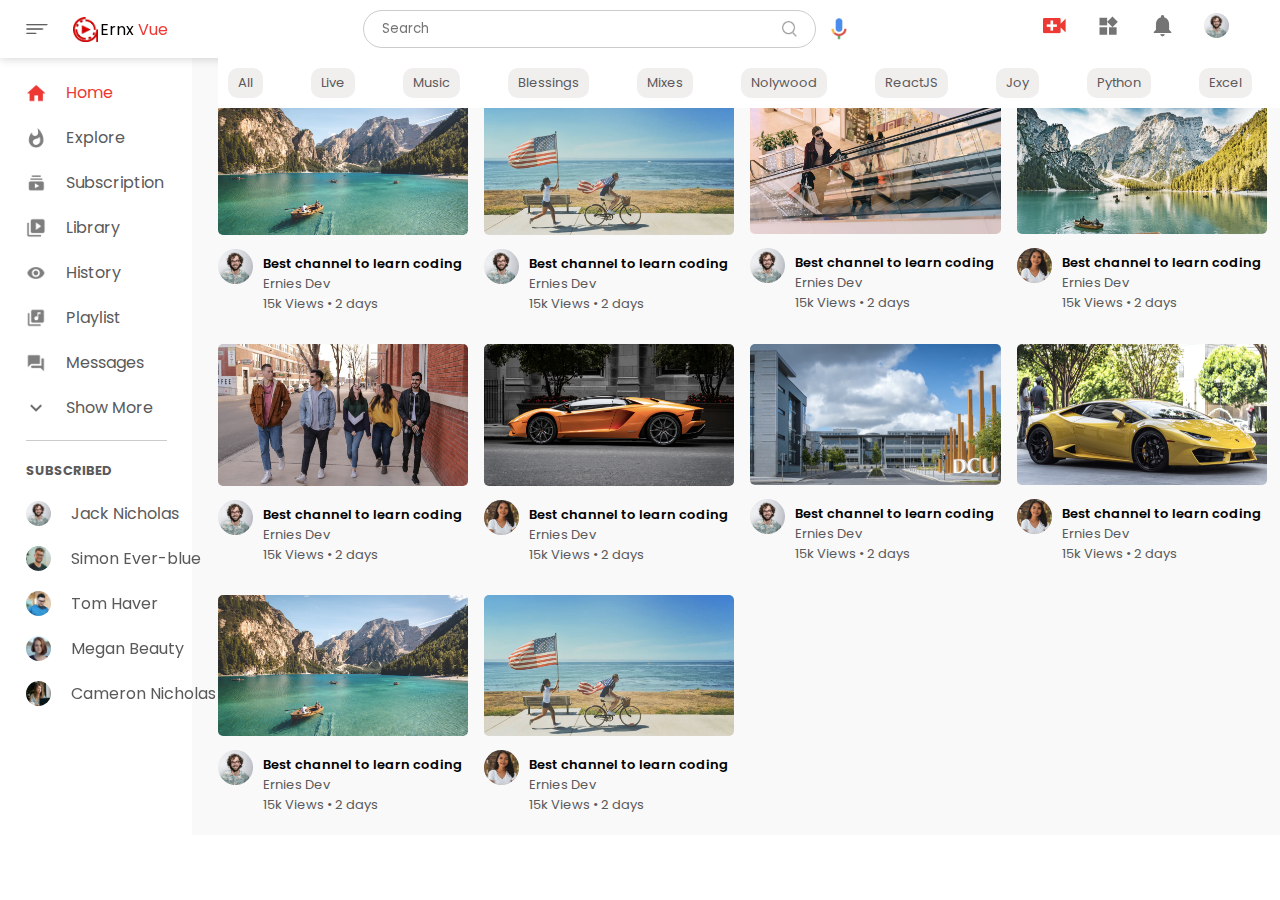
<file: index.html>
<!DOCTYPE html>
<html lang="en">
  <head>
    <meta charset="UTF-8" />
    <meta name="viewport" content="width=device-width, initial-scale=1.0" />
    <title>ErnxVue</title>
    <link rel="stylesheet" href="./style.css" />
    <link rel="icon" href="./images/upload.png" />
  </head>
  <body>
    <nav class="nav-container">
      <div class="nav-left">
        <img src="./images/menu.png" alt="" class="menu-icon" />
        <div class="logo">
          <img src="./images/logo.png" alt="" />
          <p>Ernx <span style="color: #ed3833">Vue</span></p>
        </div>
      </div>

      <div class="nav-middle">
        <div class="search-box">
          <input type="text" placeholder="Search" />
          <img src="./images/search.png" alt="" />
        </div>
        <img src="./images/voice-search.png" alt="" class="mic-icon" />
      </div>

      <div class="nav-right">
        <img src="./images/upload.png" alt="" />
        <img src="./images/more.png" alt="" />
        <img src="./images/notification.png" alt="" />
        <img src="./images/Jack.png" alt="" class="user-icon" />
      </div>
    </nav>

    <!--Sidebar-->
    <div class="sidebar">
      <div class="shortcut-links">
        <a href=""
          ><img src="./images/home.png" alt="" />
          <p>Home</p></a
        >
        <a href=""
          ><img src="./images/explore.png" alt="" />
          <p>Explore</p></a
        >
        <a href=""
          ><img src="./images/subscriprion.png" alt="" />
          <p>Subscription</p></a
        >
        <a href=""
          ><img src="./images/library.png" alt="" />
          <p>Library</p></a
        >
        <a href=""
          ><img src="./images/history.png" alt="" />
          <p>History</p></a
        >
        <a href=""
          ><img src="./images/playlist.png" alt="" />
          <p>Playlist</p></a
        >
        <a href=""
          ><img src="./images/messages.png" alt="" />
          <p>Messages</p></a
        >
        <a href=""
          ><img src="./images/show-more.png" alt="" />
          <p>Show More</p></a
        >

        <hr />
      </div>
      <div class="subscribed-list">
        <h3>SUBSCRIBED</h3>
        <a href=""
          ><img src="./images/Jack.png" alt="" />
          <p>Jack Nicholas</p></a
        >

        <a href=""
          ><img src="./images/simon.png" alt="" />
          <p>Simon Ever-blue</p></a
        >
        <a href=""
          ><img src="./images/tom.png" alt="" />
          <p>Tom Haver</p></a
        >
        <a href=""
          ><img src="./images/megan.png" alt="" />
          <p>Megan Beauty</p></a
        >
        <a href=""
          ><img src="./images/cameron.png" alt="" />
          <p>Cameron Nicholas</p></a
        >
      </div>
    </div>

    <!--main-->
    <div class="container">
      <div class="banner">
        <ul>
          <li><a href="#">All</a></li>
          <!-- <li><a href="#">Contemporary Worship Music</a></li> -->
          <li><a href="#">Live</a></li>
          <li><a href="#">Music</a></li>
          <li><a href="#">Blessings</a></li>
          <li><a href="#">Mixes</a></li>
          <li><a href="#">Nolywood</a></li>
          <li><a href="#">ReactJS</a></li>
          <li><a href="#">Joy</a></li>
          <li><a href="#">Python</a></li>
          <li><a href="#">Excel</a></li>
          <li><a href="#">Something</a></li>
          <li><a href="#">ReactJS</a></li>
        </ul>
      </div>
      <div class="list-container">
        <div class="video-list">
          <a href="./play-video.html">
            <img src="images/thumbnail1.png" alt="" class="thumbnail"
          /></a>
          <div class="video-info-div">
            <img src="./images/Jack.png" alt="" />
            <div class="video-info">
              <a href="./play-video.html">Best channel to learn coding</a>
              <p>Ernies Dev</p>
              <p>15k Views &bull; 2 days</p>
            </div>
          </div>
        </div>

        <div class="video-list">
          <a href="./play-video.html">
            <img src="images/thumbnail2.png" alt="" class="thumbnail"
          /></a>
          <div class="video-info-div">
            <img src="./images/Jack.png" alt="" />
            <div class="video-info">
              <a href="./play-video.html">Best channel to learn coding</a>
              <p>Ernies Dev</p>
              <p>15k Views &bull; 2 days</p>
            </div>
          </div>
        </div>

        <div class="video-list">
          <a href="./play-video.html">
            <img src="images/thumbnail3.png" alt="" class="thumbnail"
          /></a>
          <div class="video-info-div">
            <img src="./images/Jack.png" alt="" />
            <div class="video-info">
              <a href="./play-video.html">Best channel to learn coding</a>
              <p>Ernies Dev</p>
              <p>15k Views &bull; 2 days</p>
            </div>
          </div>
        </div>

        <div class="video-list">
          <a href="./play-video.html">
            <img src="images/thumbnail4.png" alt="" class="thumbnail"
          /></a>
          <div class="video-info-div">
            <img src="./images/lady.png" alt="" />
            <div class="video-info">
              <a href="./play-video.html">Best channel to learn coding</a>
              <p>Ernies Dev</p>
              <p>15k Views &bull; 2 days</p>
            </div>
          </div>
        </div>

        <div class="video-list">
          <a href="./play-video.html">
            <img src="images/thumbnail5.png" alt="" class="thumbnail"
          /></a>
          <div class="video-info-div">
            <img src="./images/Jack.png" alt="" />
            <div class="video-info">
              <a href="./play-video.html">Best channel to learn coding</a>
              <p>Ernies Dev</p>
              <p>15k Views &bull; 2 days</p>
            </div>
          </div>
        </div>

        <div class="video-list">
          <a href="./play-video.html">
            <img src="images/thumbnail6.png" alt="" class="thumbnail"
          /></a>
          <div class="video-info-div">
            <img src="./images/lady.png" alt="" />
            <div class="video-info">
              <a href="./play-video.html">Best channel to learn coding</a>
              <p>Ernies Dev</p>
              <p>15k Views &bull; 2 days</p>
            </div>
          </div>
        </div>
        <div class="video-list">
          <a href="./play-video.html">
            <img src="images/thumbnail7.png" alt="" class="thumbnail"
          /></a>
          <div class="video-info-div">
            <img src="./images/Jack.png" alt="" />
            <div class="video-info">
              <a href="./play-video.html">Best channel to learn coding</a>
              <p>Ernies Dev</p>
              <p>15k Views &bull; 2 days</p>
            </div>
          </div>
        </div>
        <div class="video-list">
          <a href="./play-video.html">
            <img src="images/thumbnail8.png" alt="" class="thumbnail"
          /></a>
          <div class="video-info-div">
            <img src="./images/lady.png" alt="" />
            <div class="video-info">
              <a href="./play-video.html">Best channel to learn coding</a>
              <p>Ernies Dev</p>
              <p>15k Views &bull; 2 days</p>
            </div>
          </div>
        </div>

        <div class="video-list">
          <a href="./play-video.html">
            <img src="images/thumbnail1.png" alt="" class="thumbnail"
          /></a>
          <div class="video-info-div">
            <img src="./images/Jack.png" alt="" />
            <div class="video-info">
              <a href="./play-video.html">Best channel to learn coding</a>
              <p>Ernies Dev</p>
              <p>15k Views &bull; 2 days</p>
            </div>
          </div>
        </div>

        <div class="video-list">
          <a href="./play-video.html">
            <img src="images/thumbnail2.png" alt="" class="thumbnail"
          /></a>
          <div class="video-info-div">
            <img src="./images/lady.png" alt="" />
            <div class="video-info">
              <a href="./play-video.html">Best channel to learn coding</a>
              <p>Ernies Dev</p>
              <p>15k Views &bull; 2 days</p>
            </div>
          </div>
        </div>
      </div>
    </div>
    <script src="./script.js"></script>
  </body>
</html>
</file>
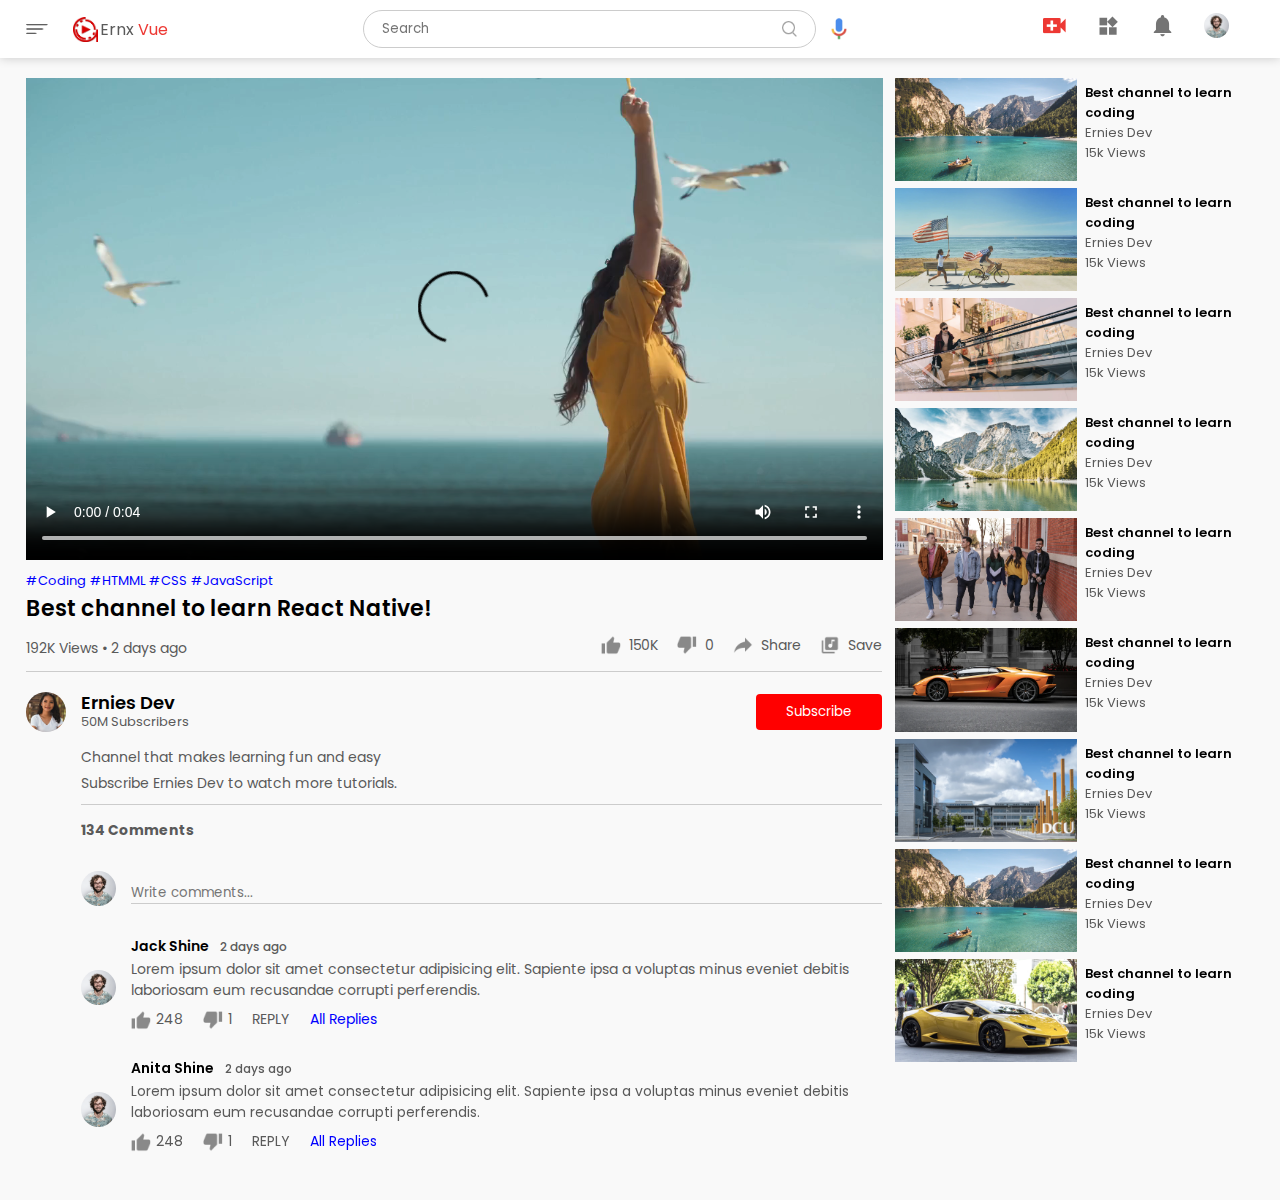
<file: play-video.html>
<!DOCTYPE html>
<html lang="en">
  <head>
    <meta charset="UTF-8" />
    <meta name="viewport" content="width=device-width, initial-scale=1.0" />
    <title>Play Video - Best channel to ...</title>
    <link rel="stylesheet" href="./style.css" />
  </head>
  <body>
    <nav class="nav-container">
      <div class="nav-left">
        <img src="./images/menu.png" alt="" class="menu-icon" />
        <a href="./index.html">
          <div class="logo">
            <img src="./images/logo.png" alt="" />
            <p>Ernx <span style="color: #ed3833">Vue</span></p>
          </div>
        </a>
      </div>

      <div class="nav-middle">
        <div class="search-box">
          <input type="text" placeholder="Search" />
          <img src="./images/search.png" alt="" />
        </div>
        <img src="./images/voice-search.png" alt="" class="mic-icon" />
      </div>

      <div class="nav-right">
        <img src="./images/upload.png" alt="" />
        <img src="./images/more.png" alt="" />
        <img src="./images/notification.png" alt="" />
        <img src="./images/Jack.png" alt="" class="user-icon" />
      </div>
    </nav>

    <div class="container play-container">
      <div class="row">
        <div class="play-video">
          <video controls autoplay >
            <source src="./images/video.mp4" type="video/mp4"></source>
          </video>

          <div class="tags">
            <a href="">#Coding</a>
            <a href="">#HTMML</a>
            <a href="">#CSS</a>
            <a href="">#JavaScript</a>
          </div>

          <h3>Best channel to learn React Native! </h3>

          <div class="play-video-info">
            <p>192K Views &bull; 2 days ago </p>
            <div>
              <a href=""> <img src="./images/like.png" alt=""/>150K</a>
              <a href=""> <img src="./images/dislike.png" alt=""/>0</a>
              <a href=""> <img src="./images/share.png" alt=""/>Share</a>
              <a href=""> <img src="./images/save.png" alt=""/>Save</a>
            </div>
          </div>

          <hr/>

          <div class="publisher">
            <img src="./images/lady.png" alt="">
            <div>
              <p>Ernies Dev</p>
              <span>50M Subscribers</span>
            </div>
            <button type="button">Subscribe</button>
          </div>
          <div class="video-description">
            <p>Channel that makes learning fun and easy</p>
            <p>Subscribe Ernies Dev to watch more tutorials.</p>
            <hr/>
            <h4>134 Comments</h4>

            <div class="add-comment">
              <img src="./images/Jack.png" alt="">
              <input type="text" placeholder="Write comments..."/>
            </div>

            <div class="old-comment">
              <img src="./images/Jack.png" alt="">
              <div>
                <h3>Jack Shine <span>2 days ago</span></h3>
                <p>Lorem ipsum dolor sit amet consectetur adipisicing elit. Sapiente ipsa a voluptas minus eveniet debitis laboriosam eum recusandae corrupti perferendis.</p>

                <div class="comment-action">
                  <img src="./images/like.png" alt="">
                  <span>248</span>
                  <img src="./images/dislike.png" alt="">
                  <span>1</span>
                  <span>REPLY</span>
                  <a href=""> All Replies</a>
                </div>

              </div>
            </div>

            <div class="old-comment">
              <img src="./images/Jack.png" alt="">
              <div>
                <h3>Anita Shine <span>2 days ago</span></h3>
                <p>Lorem ipsum dolor sit amet consectetur adipisicing elit. Sapiente ipsa a voluptas minus eveniet debitis laboriosam eum recusandae corrupti perferendis.</p>

                <div class="comment-action">
                  <img src="./images/like.png" alt="">
                  <span>248</span>
                  <img src="./images/dislike.png" alt="">
                  <span>1</span>
                  <span>REPLY</span>
                  <a href=""> All Replies</a>
                </div>

              </div>
            </div>
          </div>

        </div>
        <div class="right-sidebar">
          <div class="side-video-list">
         <a href="#" class="small-thumbnail"> <img src="./images/thumbnail1.png" alt=""/></a>
            <div class="video-info">
              <a href="./play-video.html">Best channel to learn coding</a>
              <p>Ernies Dev</p>
              <p>15k Views </p>
            </div>
          </div>

          <div class="side-video-list">
            <a href="#" class="small-thumbnail"> <img src="./images/thumbnail2.png" alt=""/></a>
               <div class="video-info">
                 <a href="./play-video.html">Best channel to learn coding</a>
                 <p>Ernies Dev</p>
                 <p>15k Views </p>
               </div>
             </div>

             <div class="side-video-list">
              <a href="#" class="small-thumbnail"> <img src="./images/thumbnail3.png" alt=""/></a>
                 <div class="video-info">
                   <a href="./play-video.html">Best channel to learn coding</a>
                   <p>Ernies Dev</p>
                   <p>15k Views </p>
                 </div>
               </div>
               <div class="side-video-list">
                <a href="#" class="small-thumbnail"> <img src="./images/thumbnail4.png" alt=""/></a>
                   <div class="video-info">
                     <a href="./play-video.html">Best channel to learn coding</a>
                     <p>Ernies Dev</p>
                     <p>15k Views </p>
                   </div>
                 </div>
                 <div class="side-video-list">
                  <a href="#" class="small-thumbnail"> <img src="./images/thumbnail5.png" alt=""/></a>
                     <div class="video-info">
                       <a href="./play-video.html">Best channel to learn coding</a>
                       <p>Ernies Dev</p>
                       <p>15k Views </p>
                     </div>
                   </div>
                   <div class="side-video-list">
                    <a href="#" class="small-thumbnail"> <img src="./images/thumbnail6.png" alt=""/></a>
                       <div class="video-info">
                         <a href="./play-video.html">Best channel to learn coding</a>
                         <p>Ernies Dev</p>
                         <p>15k Views </p>
                       </div>
                     </div>
                     <div class="side-video-list">
                      <a href="#" class="small-thumbnail"> <img src="./images/thumbnail7.png" alt=""/></a>
                         <div class="video-info">
                           <a href="./play-video.html">Best channel to learn coding</a>
                           <p>Ernies Dev</p>
                           <p>15k Views </p>
                         </div>
                       </div>
                       <div class="side-video-list">
                        <a href="#" class="small-thumbnail"> <img src="./images/thumbnail1.png" alt=""/></a>
                           <div class="video-info">
                             <a href="./play-video.html">Best channel to learn coding</a>
                             <p>Ernies Dev</p>
                             <p>15k Views </p>
                           </div>
                         </div>
                         <div class="side-video-list">
                          <a href="#" class="small-thumbnail"> <img src="./images/thumbnail8.png" alt=""/></a>
                             <div class="video-info">
                               <a href="./play-video.html">Best channel to learn coding</a>
                               <p>Ernies Dev</p>
                               <p>15k Views </p>
                             </div>
                           </div>
        </div>
      </div>
    </div>
  </body>
</html>
</file>
<file: style.css>
@import url("https://fonts.googleapis.com/css2?family=Poppins:wght@300;400;500;600;700&display=swap");

* {
  margin: 0;
  padding: 0;
  font-family: "Poppins", sans-serif;
  box-sizing: border-box;
  text-decoration: none;
  list-style-type: none;
}

a {
  text-decoration: none;
  color: #5a5a5a;
}

img {
  cursor: pointer;
}

.nav-container {
  display: flex;
  align-items: center;
  padding: 10px 2%;
  justify-content: space-between;
  box-shadow: 0 0 10px rgba(0, 0, 0, 0.2);
  background-color: #fff;
  position: sticky;
  top: 0;
  z-index: 10;
}

.logo {
  display: flex;
  align-items: center;
  gap: 2px;
}

.logo img {
  width: 25px;
  object-fit: cover;
}

.nav-left,
.nav-middle,
.search-box {
  display: flex;
  align-items: center;
}
.search-box {
  border: 1px solid #ccc;
  margin-right: 15px;
  padding: 8px 18px;
  border-radius: 25px;
}

.search-box input {
  width: 400px;
  border: 0;
  outline: 0;
  background-color: transparent;
}
.search-box img {
  width: 15px;
}
.nav-right img {
  width: 25px;
  margin-right: 25px;
}

.user-icon {
  width: 35px;
  border-radius: 50%;
  margin-right: 0;
}

.menu-icon {
  width: 22px;
  height: 10px;
  margin-right: 25px;
}

.mic-icon {
  width: 16px;
}

/***sidebar****/

.sidebar {
  background-color: #fff;
  width: 15%;
  height: 100vh;
  position: fixed;
  top: 0;
  padding-left: 2%;
  padding-top: 80px;
}

.shortcut-links a img {
  width: 20px;
  margin-right: 20px;
}

.shortcut-links a {
  display: flex;
  align-items: center;
  margin-bottom: 20px;
  width: max-content;
  flex-wrap: wrap;
}

.shortcut-links a:first-child {
  color: #ed3833;
}

.sidebar hr {
  height: 1px;
  background-color: #ccc;
  border: 0;
  width: 85%;
}

.subscribed-list h3 {
  font-size: 13px;
  margin: 20px 0;
  color: #5a5a5a;
}

.subscribed-list a {
  display: flex;
  align-items: center;
  margin-bottom: 20px;
  width: max-content;
  flex-wrap: wrap;
}

.subscribed-list a img {
  width: 25px;
  border-radius: 50%;
  margin-right: 20px;
}

.d-none {
  display: none;
}

.small-sidebar {
  width: 5%;
}

.small-sidebar a p,
.small-sidebar h3 {
  display: none;
}

.small-sidebar hr {
  width: 50%;
  margin-bottom: 25px;
}

/*** main ***/

.container {
  background-color: #f9f9f9;
  padding: 20px 1% 20px 17%;
}

.container-large {
  padding: 20px 1% 20px 7%;
}

.banner {
  height: 50px;
  width: 100%;
  display: flex;
  /* align-items: center; */
  position: fixed;
  top: 3.6rem;
  background-color: #fff;
  z-index: 10;
}

.banner ul {
  display: flex;
  gap: 3rem;
  width: 100%;
  overflow-x: scroll;
  align-items: center;
  font-size: 13px;
  color: #5a5a5a;
  padding: 010px;
}

.banner ul::-webkit-scrollbar {
  display: none;
}
.banner ul li {
  background-color: rgb(241, 238, 238);
  border-radius: 10px;
  padding: 5px 10px;
}

.list-container {
  display: grid;
  grid-template-columns: repeat(auto-fit, minmax(250px, 1fr));
  gap: 30px 16px;
  margin-top: 15px;
}

.video-list .thumbnail {
  width: 100%;
  border-radius: 5px;
}

.video-info-div {
  display: flex;
  align-items: flex-start;
  margin-top: 7px;
}

.video-info-div img {
  width: 35px;
  height: 35px;
  margin-right: 10px;
  border-radius: 50%;
  object-fit: cover;
}

.video-info {
  color: #5a5a5a;
  font-size: 13px;
}

.video-info a {
  color: #000;
  font-weight: 600;
  display: block;
  margin-top: 5px;
}

@media screen and (max-width: 900px) {
  .menu-icon,
  .sidebar,
  .nav-right img {
    display: none;
  }
  .nav-right .user-icon {
    display: block;
    width: 30px;
  }

  .nav-middle .search-box input {
    width: 100px;
  }
  .nav-middle .mic-icon {
    display: none;
  }

  .container,
  .container-large {
    padding-left: 5%;
    padding-right: 5%;
  }
}

/* play video page */
.play-container {
  padding-left: 2%;
}

.row {
  display: flex;
  justify-content: space-between;
  flex-wrap: wrap;
}

.play-video {
  flex-basis: 69%;
}
.play-video video {
  width: 100%;
}

.play-video .tags a {
  color: #0000ff;
  font-size: 13px;
}

.play-video h3 {
  font-weight: 600;
  font-size: 22px;
}
.play-video-info {
  display: flex;
  align-items: center;
  justify-content: space-between;
  flex-wrap: wrap;
  margin-top: 10px;
  font-size: 14px;
  color: #5a5a5a;
}
.play-video-info a {
  display: inline-flex;
  align-items: center;
  margin-left: 15px;
}
.play-video-info a img {
  width: 20px;
  margin-right: 8px;
}

.play-video hr {
  border: 0;
  height: 1px;
  background-color: #ccc;
  margin: 10px 0;
}
.right-sidebar {
  flex-basis: 30%;
}

.side-video-list {
  display: flex;
  justify-content: space-between;
}

.side-video-list img {
  width: 100%;
}

.side-video-list .small-thumbnail {
  flex-basis: 49%;
}

.side-video-list .video-info {
  flex-basis: 49%;
}

.publisher {
  display: flex;
  align-items: center;
  margin-top: 20px;
}
.publisher div {
  flex: 1;
  line-height: 18px;
}

.publisher img {
  width: 40px;
  border-radius: 50%;
  height: 40px;
  object-fit: cover;
  margin-right: 15px;
}

.publisher div p {
  color: #000;
  font-weight: 600;
  font-size: 18px;
}
.publisher div span {
  font-size: 13px;
  color: #5a5a5a;
}

.publisher button {
  background-color: red;
  color: #fff;
  padding: 8px 30px;
  border: 0;
  outline: 0;
  border-radius: 4px;
  cursor: pointer;
}

.video-description {
  padding-left: 55px;
  margin: 15px 0;
}

.video-description p {
  font-size: 14px;
  margin-bottom: 5px;
  color: #5a5a5a;
}
.video-description h4 {
  font-size: 14px;
  color: #5a5a5a;
  margin-top: 15px;
}

.add-comment {
  display: flex;
  align-items: center;
  margin: 30px 0;
}

.add-comment img {
  width: 35px;
  border-radius: 50%;
  margin-right: 15px;
}
.add-comment input {
  border: 0;
  outline: 0;
  border-bottom: 1px solid #ccc;
  width: 100%;
  padding-top: 10px;
  background-color: transparent;
}

.old-comment {
  display: flex;
  align-items: center;
  margin: 20px 0;
}

.old-comment img {
  width: 35px;
  border-radius: 50%;
  margin-right: 15px;
}

.old-comment h3 {
  font-size: 14px;
  margin-bottom: 2px;
}

.old-comment h3 span {
  font-size: 12px;
  color: #5a5a5a;
  font-weight: 500;
  margin-left: 8px;
}

.comment-action {
  display: flex;
  align-items: center;
  margin: 8px 0;
  font-size: 14px;
}

.comment-action img {
  border-radius: 0;
  width: 20px;
  margin-right: 5px;
}

.comment-action span {
  margin-right: 20px;
  color: #5a5a5a;
}

.comment-action a {
  color: #0000ff;
}

@media (max-width: 900px) {
  .play-video {
    flex-basis: 100%;
  }

  .right-sidebar {
    flex-basis: 100%;
  }
  .play-container {
    padding-left: 5%;
  }
  .video-description {
    padding-left: 0;
  }

  .play-video-info a {
    margin-left: 0;
    margin-right: 15px;
    margin-top: 15px;
  }
}
</file>
